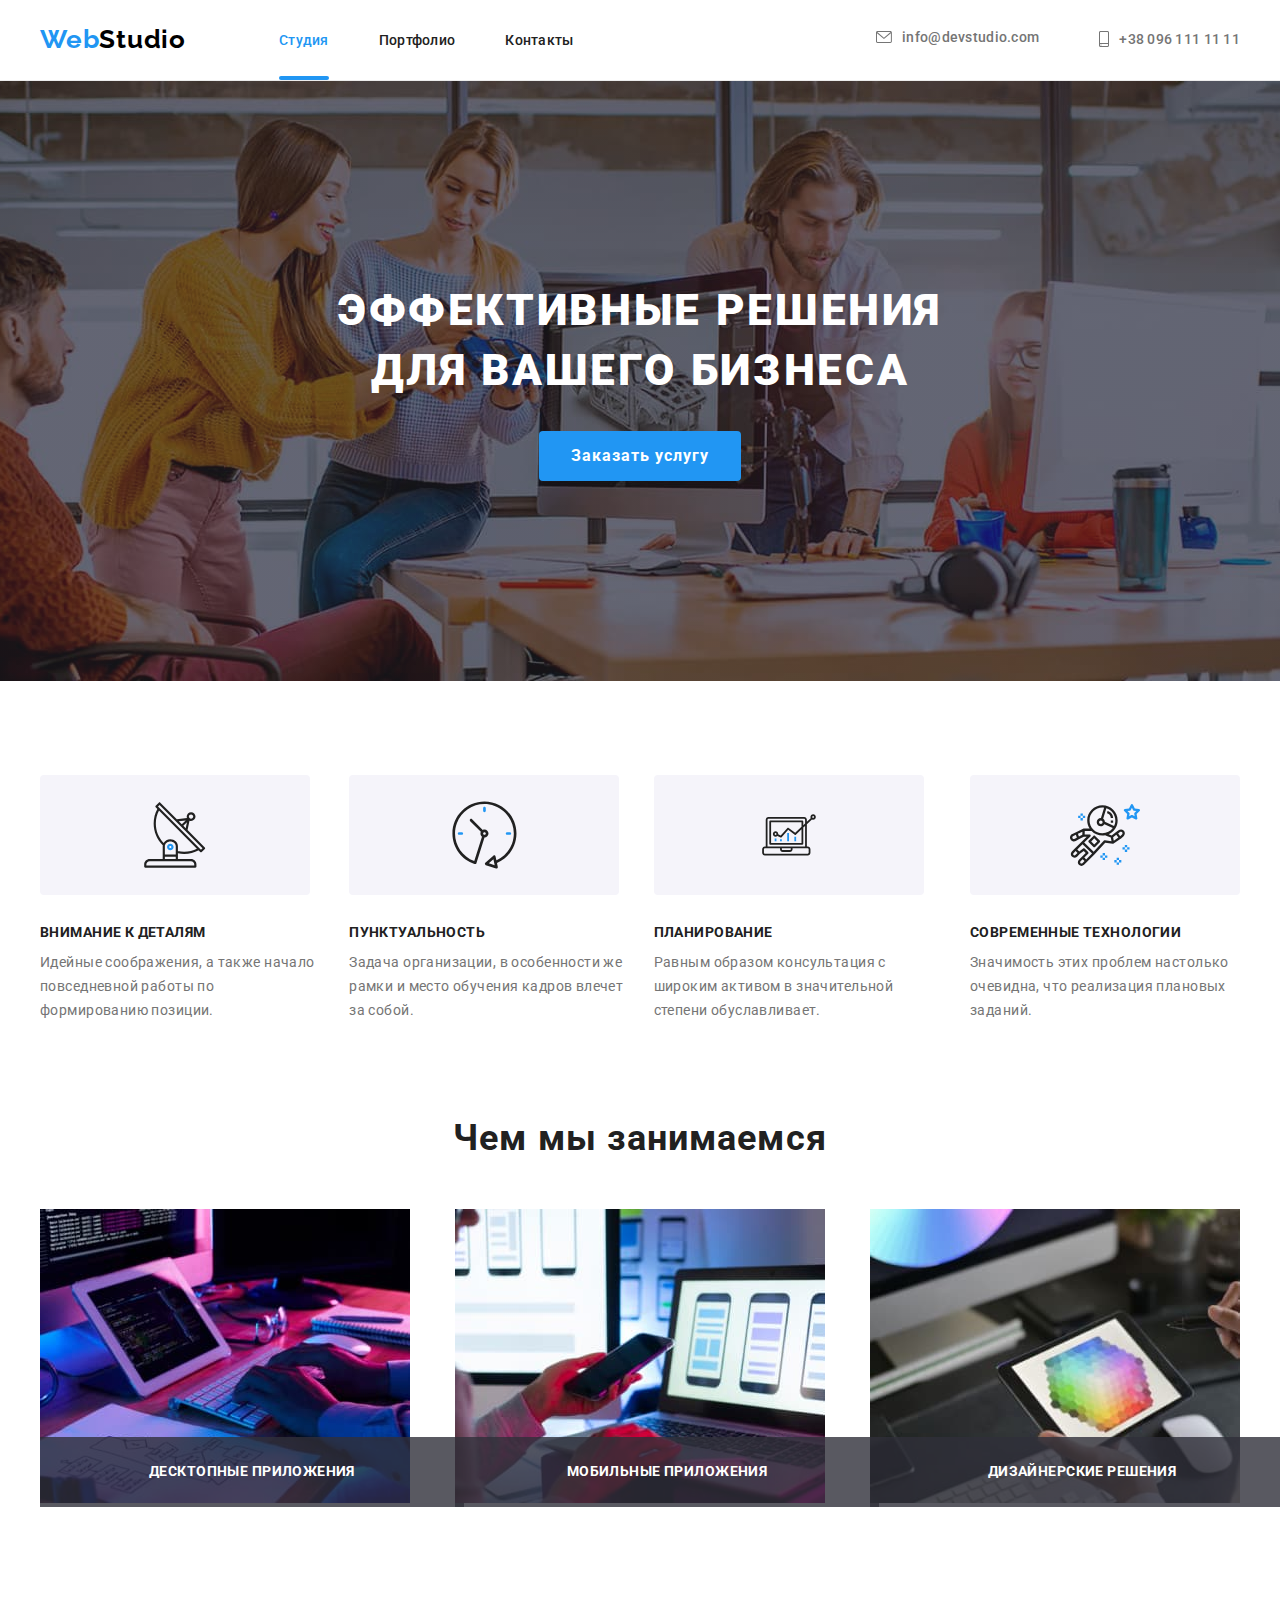
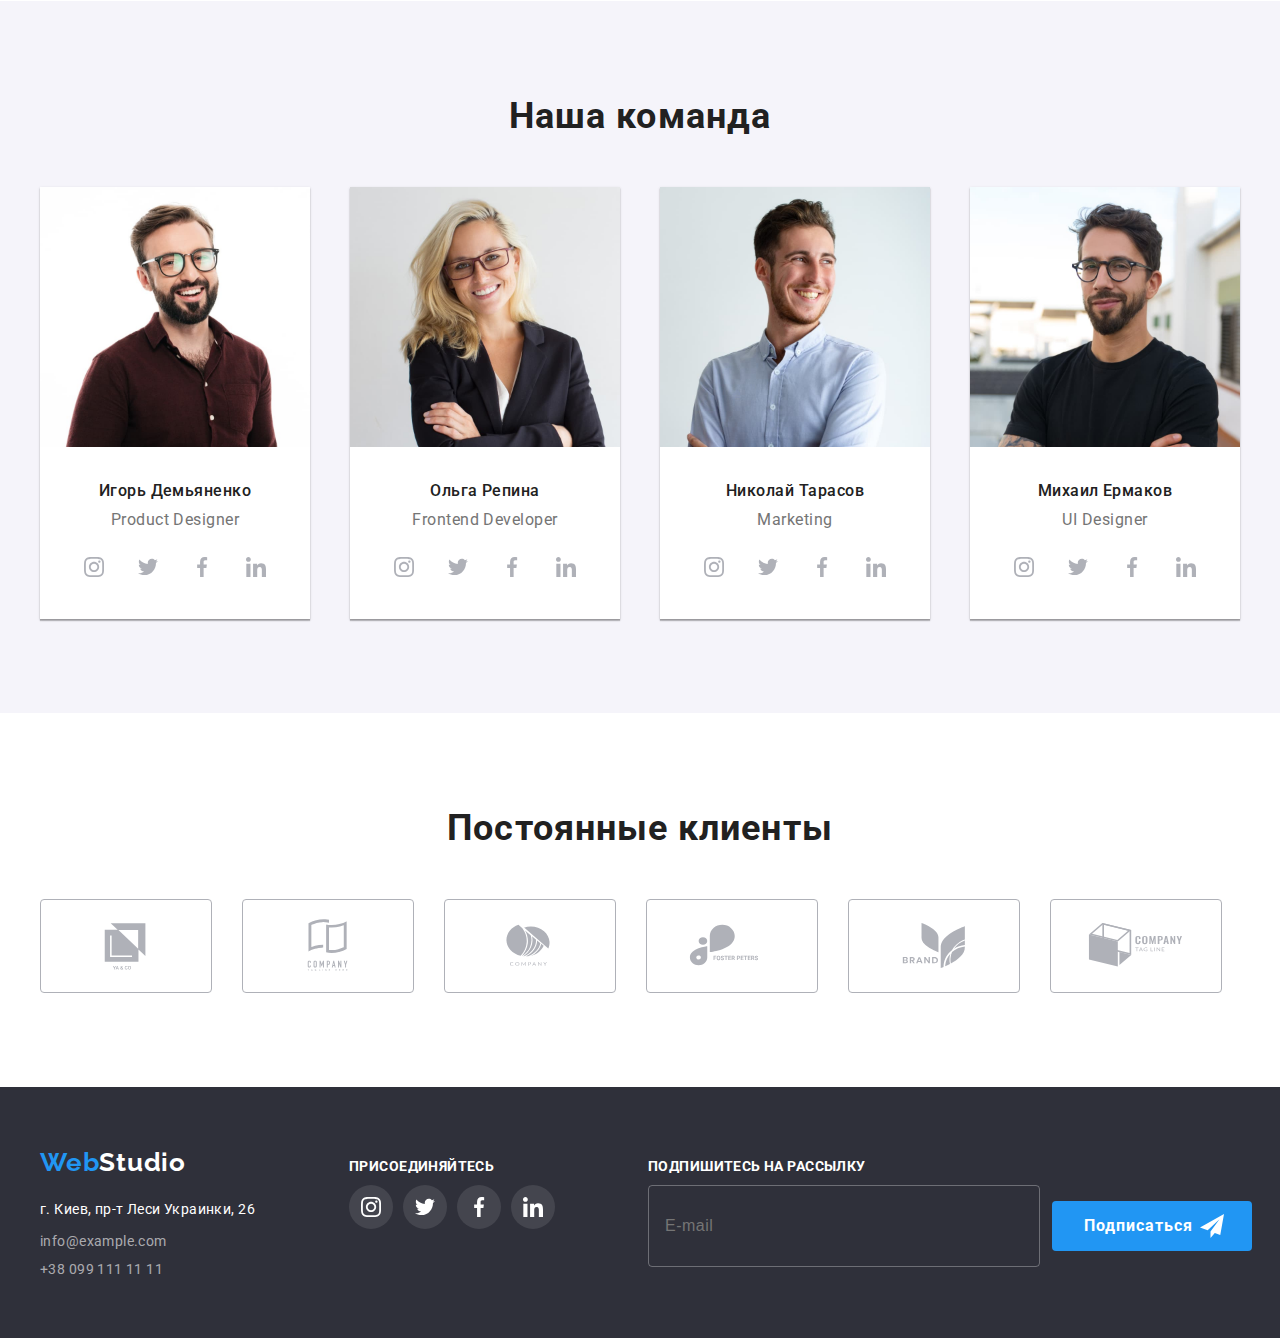
<file: index.html>
<!DOCTYPE html>
<html lang="ru">
  <head>
    <meta charset="UTF-8" />
    <meta http-equiv="X-UA-Compatible" content="IE=edge" />
    <meta name="viewport" content="width=device-width, initial-scale=1.0" />
    <link
      href="https://fonts.googleapis.com/css2?family=Raleway:wght@700&family=Roboto:wght@400;500;700;900&display=swap"
      rel="stylesheet"
    />
    <title>webstudio</title>
    <link
      rel="stylesheet"
      href="https://cdnjs.cloudflare.com/ajax/libs/modern-normalize/1.1.0/modern-normalize.min.css"
      integrity="sha512-wpPYUAdjBVSE4KJnH1VR1HeZfpl1ub8YT/NKx4PuQ5NmX2tKuGu6U/JRp5y+Y8XG2tV+wKQpNHVUX03MfMFn9Q=="
      crossorigin="anonymous"
      referrerpolicy="no-referrer"
    />
    <!-- <link rel="stylesheet" href="./css/styles.css" /> -->
    <link rel="stylesheet" href="./css/main.min.css" />
  </head>
  <body>
    <!-- Шапка-->

    <header class="page-header">
      <div class="container">
        <nav class="nav">
          <a href="/" lang="en" class="logo link"
            ><span class="logo-part link">Web</span>Studio</a
          >
          <ul class="nav__menu">
            <li class="menu__item">
              <a href="./index.html" class="menu__link link current">Студия</a>
            </li>
            <li class="menu__item">
              <a href="./portfolio.html" class="menu__link link">Портфолио</a>
            </li>
            <li class="menu__item">
              <a href="" class="menu__link link">Контакты</a>
            </li>
          </ul>
        </nav>
        <ul class="header-contacts">
          <li class="mail-icon">
            <a
              href="mailto:info@devstudio.com"
              class="contact-list-header link"
            >
              <svg class="envelope-header-icon" width="16" height="12">
                <use href="./images/icons.svg#icon-envelope"></use>
              </svg>
              info@devstudio.com</a
            >
          </li>
          <li>
            <a href="tel:+380961111111" class="contact-list-header link">
              <svg class="phone-header-icon" width="10" height="16">
                <use href="./images/icons.svg#icon-smartphone"></use>
              </svg>
              +38 096 111 11 11</a
            >
          </li>
        </ul>
      </div>
    </header>
    <!--Герой-->
    <main>
      <section class="hero">
        <div class="container">
          <h1 class="hero-title">Эффективные решения для вашего бизнеса</h1>
          <button type="button" class="button-title" data-modal-open>
            Заказать услугу
          </button>
        </div>
      </section>
      <!--Преимущества-->
      <section class="features">
        <div class="container">
          <h2 class="visually-hidden">Наши преимущества</h2>
          <ul class="feature">
            <li class="feature__item-list">
              <div class="features-icon">
                <svg class="antenna-icon" width="65.32" height="70">
                  <use href="./images/icons.svg#icon-antenna"></use>
                </svg>
              </div>
              <h3 class="feature-item">Внимание к деталям</h3>
              <p class="feature-list">
                Идейные соображения, а также начало повседневной работы по
                формированию позиции.
              </p>
            </li>
            <li class="feature__item-list">
              <div class="features-icon">
                <svg class="clock-icon" width="66.96" height="70">
                  <use href="./images/icons.svg#icon-clock"></use>
                </svg>
              </div>
              <h3 class="feature-item">Пунктуальность</h3>
              <p class="feature-list">
                Задача организации, в особенности же рамки и место обучения
                кадров влечет за собой.
              </p>
            </li>
            <li class="feature__item-list">
              <div class="features-icon">
                <svg class="diagram-icon" width="70" height="53.69px">
                  <use href="./images/icons.svg#icon-diagram"></use>
                </svg>
              </div>
              <h3 class="feature-item">Планирование</h3>
              <p class="feature-list">
                Равным образом консультация с широким активом в значительной
                степени обуславливает.
              </p>
            </li>
            <li class="feature__item-list">
              <div class="features-icon">
                <svg class="astronaut-icon" width="70px" height="70px">
                  <use href="./images/icons.svg#icon-astronaut"></use>
                </svg>
              </div>
              <h3 class="feature-item">Современные технологии</h3>
              <p class="feature-list">
                Значимость этих проблем настолько очевидна, что реализация
                плановых заданий.
              </p>
            </li>
          </ul>
        </div>
      </section>
      <!--о нас-->
      <section class="about">
        <div class="container">
          <h2 class="about-title">Чем мы занимаемся</h2>
          <ul class="pic-items">
            <li class="pic-items__img">
              <img
                src="./images/1.jpg"
                width="370"
                height="294"
                alt="две руки на клавиатуре,лист со схемой,монитор,планшет,очки,блокнот"
              />
              <p class="pic-items__caption">Десктопные приложения</p>
            </li>
            <li class="pic-items__img">
              <img
                src="./images/2.jpg"
                width="370"
                height="294"
                alt="создание макета мобильной версии сайта"
              />
              <p class="pic-items__caption">Мобильные приложения</p>
            </li>
            <li class="pic-items__img">
              <img
                src="./images/3.jpg"
                width="370"
                height="294"
                alt="стилус и планшет с палитрой в руках на фоне клавиатуры и компьютера"
              />
              <p class="pic-items__caption">Дизайнерские решения</p>
            </li>
          </ul>
        </div>
      </section>
      <!--Сотрудники-->
      <section class="employees">
        <div class="container">
          <h2 class="team-title">Наша команда</h2>
          <ul class="teammates-items">
            <li class="teammates-items__list">
              <img
                src="./images/product_designer.jpg"
                width="270"
                height="260"
                alt="мужчина бородатый в очках в бордовой рубашке"
              />
              <div class="caption-job">
                <h3 class="caption">Игорь Демьяненко</h3>
                <p lang="en" class="job-title">Product Designer</p>
              </div>
              <ul class="teammate-soc list">
                <li class="teammate-soc__item">
                  <a href="" class="teammate-soc__link">
                    <svg class="employees-soc-icon" width="20" height="20">
                      <use href="./images/icons.svg#icon-instagram"></use>
                    </svg>
                  </a>
                </li>
                <li class="teammate-soc__item">
                  <a href="" class="teammate-soc__link">
                    <svg class="employees-soc-icon" width="20" height="20">
                      <use href="./images/icons.svg#icon-twitter"></use>
                    </svg>
                  </a>
                </li>
                <li class="teammate-soc__item">
                  <a href="" class="teammate-soc__link">
                    <svg class="employees-soc-icon" width="20" height="20">
                      <use href="./images/icons.svg#icon-facebook"></use>
                    </svg>
                  </a>
                </li>
                <li class="teammate-soc__item">
                  <a href="" class="teammate-soc__link">
                    <svg class="employees-soc-icon" width="20" height="20">
                      <use href="./images/icons.svg#icon-linkedin"></use>
                    </svg>
                  </a>
                </li>
              </ul>
            </li>
            <li class="teammates-items__list">
              <img
                src="./images/frontend_dev.jpg"
                width="270"
                height="260"
                alt="девушка блондинка в очках и пиджаке"
              />
              <div class="caption-job">
                <h3 class="caption">Ольга Репина</h3>
                <p lang="en" class="job-title">Frontend Developer</p>
              </div>
              <ul class="teammate-soc list">
                <li class="teammate-soc__item">
                  <a href="" class="teammate-soc__link">
                    <svg class="employees-soc-icon" width="20" height="20">
                      <use href="./images/icons.svg#icon-instagram"></use>
                    </svg>
                  </a>
                </li>
                <li class="teammate-soc__item">
                  <a href="" class="teammate-soc__link">
                    <svg class="employees-soc-icon" width="20" height="20">
                      <use href="./images/icons.svg#icon-twitter"></use>
                    </svg>
                  </a>
                </li>
                <li class="teammate-soc__item">
                  <a href="" class="teammate-soc__link">
                    <svg class="employees-soc-icon" width="20" height="20">
                      <use href="./images/icons.svg#icon-facebook"></use>
                    </svg>
                  </a>
                </li>
                <li class="teammate-soc__item">
                  <a href="" class="teammate-soc__link">
                    <svg class="employees-soc-icon" width="20" height="20">
                      <use href="./images/icons.svg#icon-linkedin"></use>
                    </svg>
                  </a>
                </li>
              </ul>
            </li>
            <li class="teammates-items__list">
              <img
                src="./images/marketing.jpg"
                width="270"
                height="260"
                alt="светлый мужчина в светлой рубашке"
              />
              <div class="caption-job">
                <h3 class="caption">Николай Тарасов</h3>
                <p lang="en" class="job-title">Marketing</p>
              </div>
              <ul class="teammate-soc list">
                <li class="teammate-soc__item">
                  <a href="" class="teammate-soc__link">
                    <svg class="employees-soc-icon" width="20" height="20">
                      <use href="./images/icons.svg#icon-instagram"></use>
                    </svg>
                  </a>
                </li>
                <li class="teammate-soc__item">
                  <a href="" class="teammate-soc__link">
                    <svg class="employees-soc-icon" width="20" height="20">
                      <use href="./images/icons.svg#icon-twitter"></use>
                    </svg>
                  </a>
                </li>
                <li class="teammate-soc__item">
                  <a href="" class="teammate-soc__link">
                    <svg class="employees-soc-icon" width="20" height="20">
                      <use href="./images/icons.svg#icon-facebook"></use>
                    </svg>
                  </a>
                </li>
                <li class="teammate-soc__item">
                  <a href="" class="teammate-soc__link">
                    <svg class="employees-soc-icon" width="20" height="20">
                      <use href="./images/icons.svg#icon-linkedin"></use>
                    </svg>
                  </a>
                </li>
              </ul>
            </li>
            <li class="teammates-items__list">
              <img
                src="./images/ul_designer.jpg"
                width="270"
                height="260"
                alt="мужчина брюнет в очках бородатый"
              />
              <div class="caption-job">
                <h3 class="caption">Михаил Ермаков</h3>
                <p lang="en" class="job-title">UI Designer</p>
              </div>
              <ul class="teammate-soc list">
                <li class="teammate-soc__item">
                  <a href="" class="teammate-soc__link link">
                    <svg class="employees-soc-icon" width="20" height="20">
                      <use href="./images/icons.svg#icon-instagram"></use>
                    </svg>
                  </a>
                </li>
                <li class="teammate-soc__item">
                  <a href="" class="teammate-soc__link link">
                    <svg class="employees-soc-icon" width="20" height="20">
                      <use href="./images/icons.svg#icon-twitter"></use>
                    </svg>
                  </a>
                </li>
                <li class="teammate-soc__item">
                  <a href="" class="teammate-soc__link link">
                    <svg class="employees-soc-icon" width="20" height="20">
                      <use href="./images/icons.svg#icon-facebook"></use>
                    </svg>
                  </a>
                </li>
                <li class="teammate-soc__item">
                  <a href="" class="teammate-soc__link link">
                    <svg class="employees-soc-icon" width="20" height="20">
                      <use href="./images/icons.svg#icon-linkedin"></use>
                    </svg>
                  </a>
                </li>
              </ul>
            </li>
          </ul>
        </div>
      </section>
      <!--Клиенты-->
      <section class="clients">
        <div class="container">
          <h2 class="section-title">Постоянные клиенты</h2>
          <ul class="customer">
            <li class="customer__item">
              <a href="" class="customer__icon">
                <svg class="yaco-icon" width="106" height="60">
                  <use href="./images/icons.svg#icon-yaco"></use>
                </svg>
              </a>
            </li>
            <li class="customer__item">
              <a href="" class="customer__icon">
                <svg class="company-tagline-icon" width="106" height="60">
                  <use href="./images/icons.svg#icon-company-tagline"></use>
                </svg>
              </a>
            </li>
            <li class="customer__item">
              <a href="" class="customer__icon">
                <svg class="company-icon" width="106" height="60">
                  <use href="./images/icons.svg#icon-company"></use>
                </svg>
              </a>
            </li>
            <li class="customer__item">
              <a href="" class="customer__icon">
                <svg class="foster-peters-icon" width="106" height="60">
                  <use href="./images/icons.svg#icon-foster-peters"></use>
                </svg>
              </a>
            </li>
            <li class="customer__item">
              <a href="" class="customer__icon">
                <svg class="brand-icon" width="106" height="60">
                  <use href="./images/icons.svg#icon-brand"></use>
                </svg>
              </a>
            </li>
            <li class="customer__item">
              <a href="" class="customer__icon">
                <svg class="tagline-company-icon" width="106" height="60">
                  <use href="./images/icons.svg#icon-tagline-company"></use>
                </svg>
              </a>
            </li>
          </ul>
        </div>
      </section>
    </main>
    <footer class="page-footer">
      <div class="container footer">
        <div class="container-footer">
          <div class="footer-logo-main">
            <a href="/" lang="en" class="logo link"
              ><span class="logo-part link"> Web</span
              ><span class="footer-logo">Studio</span></a
            >
          </div>
          <address>
            <ul class="footer-contacts">
              <li class="footer-contacts__item">
                <a
                  href="https://goo.gl/maps/MhNTVuYmyWMfQof16"
                  target="_blank"
                  rel="nooper nofollow norereferrer"
                  class="address link"
                  >г. Киев, пр-т Леси Украинки, 26</a
                >
              </li>
              <li class="footer-contacts__item">
                <a href="mailto:info@example.com" class="contact-list link"
                  >info@example.com</a
                >
              </li>
              <li class="footer-contacts__item">
                <a href="tel:+380991111111" class="contact-list link"
                  >+38 099 111 11 11</a
                >
              </li>
            </ul>
          </address>
        </div>

        <div class="footer-soc">
          <p class="footer-soc__title">ПРИСОЕДИНЯЙТЕСЬ</p>
          <ul class="footer-soc__list">
            <li class="footer-soc__item">
              <a href="" class="footer-soc__link">
                <svg class="footer-soc__icon" width="20" height="20">
                  <use href="./images/icons.svg#icon-instagram"></use>
                </svg>
              </a>
            </li>
            <li class="footer-soc__item">
              <a href="" class="footer-soc__link">
                <svg class="footer-soc__icon" width="20" height="20">
                  <use href="./images/icons.svg#icon-twitter"></use>
                </svg>
              </a>
            </li>
            <li class="footer-soc__item">
              <a href="" class="footer-soc__link">
                <svg class="footer-soc__icon" width="20" height="20">
                  <use href="./images/icons.svg#icon-facebook"></use>
                </svg>
              </a>
            </li>
            <li class="footer-soc__item">
              <a href="" class="footer-soc__link">
                <svg class="footer-soc__icon" width="20" height="20">
                  <use href="./images/icons.svg#icon-linkedin"></use>
                </svg>
              </a>
            </li>
          </ul>
        </div>
        <div class="subscribe">
          <h2 class="subscribe__title">Подпишитесь на рассылку</h2>
          <div class="form">
            <input
              type="email"
              name="user-mail-footer"
              class="form__input"
              id="user-mail-footer"
              placeholder="E-mail"
            />
            <div class="form__button-wrap">
              <button type="submit" class="button-title">Подписаться</button>
              <svg class="send-icon" width="24" height="24">
                <use href="./images/icons.svg#icon-send"></use>
              </svg>
            </div>
          </div>
        </div>
      </div>
    </footer>
    <div class="backdrop is-hidden" data-modal>
      <div class="modal">
        <button type="button" class="modal-close" data-modal-close>
          <svg class="close-modal" width="11" height="11">
            <use href="./images/icons.svg#icon-close-modal"></use>
          </svg>
        </button>
        <p class="modal-title">Оставьте свои данные, мы вам перезвоним</p>
        <form class="modal-form">
          <div class="modal-field">
            <label class="modal-field__label" for="user-name">Имя</label>
            <div class="input-wrap">
              <input
                type="text"
                name="user-name"
                class="modal-input"
                id="user-name"
              />
              <svg class="input-icon" width="18" height="18">
                <use href="./images/icons.svg#icon-person"></use>
              </svg>
            </div>
          </div>
          <div class="modal-field">
            <label class="modal-field__label" for="user-tel">Телефон</label>
            <div class="input-wrap">
              <input
                type="tel"
                name="user-tel"
                class="modal-input"
                id="user-tel"
              />
              <svg class="input-icon" width="18" height="18">
                <use href="./images/icons.svg#icon-phone"></use>
              </svg>
            </div>
          </div>

          <div class="modal-field">
            <label class="modal-field__label" for="user-email">Почта</label>
            <div class="input-wrap">
              <input
                type="email"
                name="user-email"
                class="modal-input"
                id="user-email"
              />
              <svg class="input-icon" width="18" height="18">
                <use href="./images/icons.svg#icon-email"></use>
              </svg>
            </div>
          </div>
          <label class="modal-field__label" for="modal-text">Комментарий</label>
          <textarea
            name="modal-text"
            id="modal-text"
            class="modal-field__placeholder-text"
            placeholder="Введите текст"
          ></textarea>
          <div class="modal-field">
            <div class="modal-field__text">
              <input
                type="checkbox"
                name="privacy"
                id="privacy"
                class="modal-field__input-check visually-hidden"
              />
              <label for="privacy" class="check-text"
                ><span>
                  <svg class="check-icon" width="11" height="8">
                    <use href="./images/icons.svg#icon-check"></use>
                  </svg>
                </span>
                Соглашаюсь с рассылкой и принимаю&nbsp;
                <a href="">Условия договора</a></label
              >
            </div>
          </div>

          <button type="submit" class="button-title modal-button">
            Отправть
          </button>
        </form>
      </div>
    </div>
    <script src="./js/modal.js"></script>
  </body>
</html>
</file>
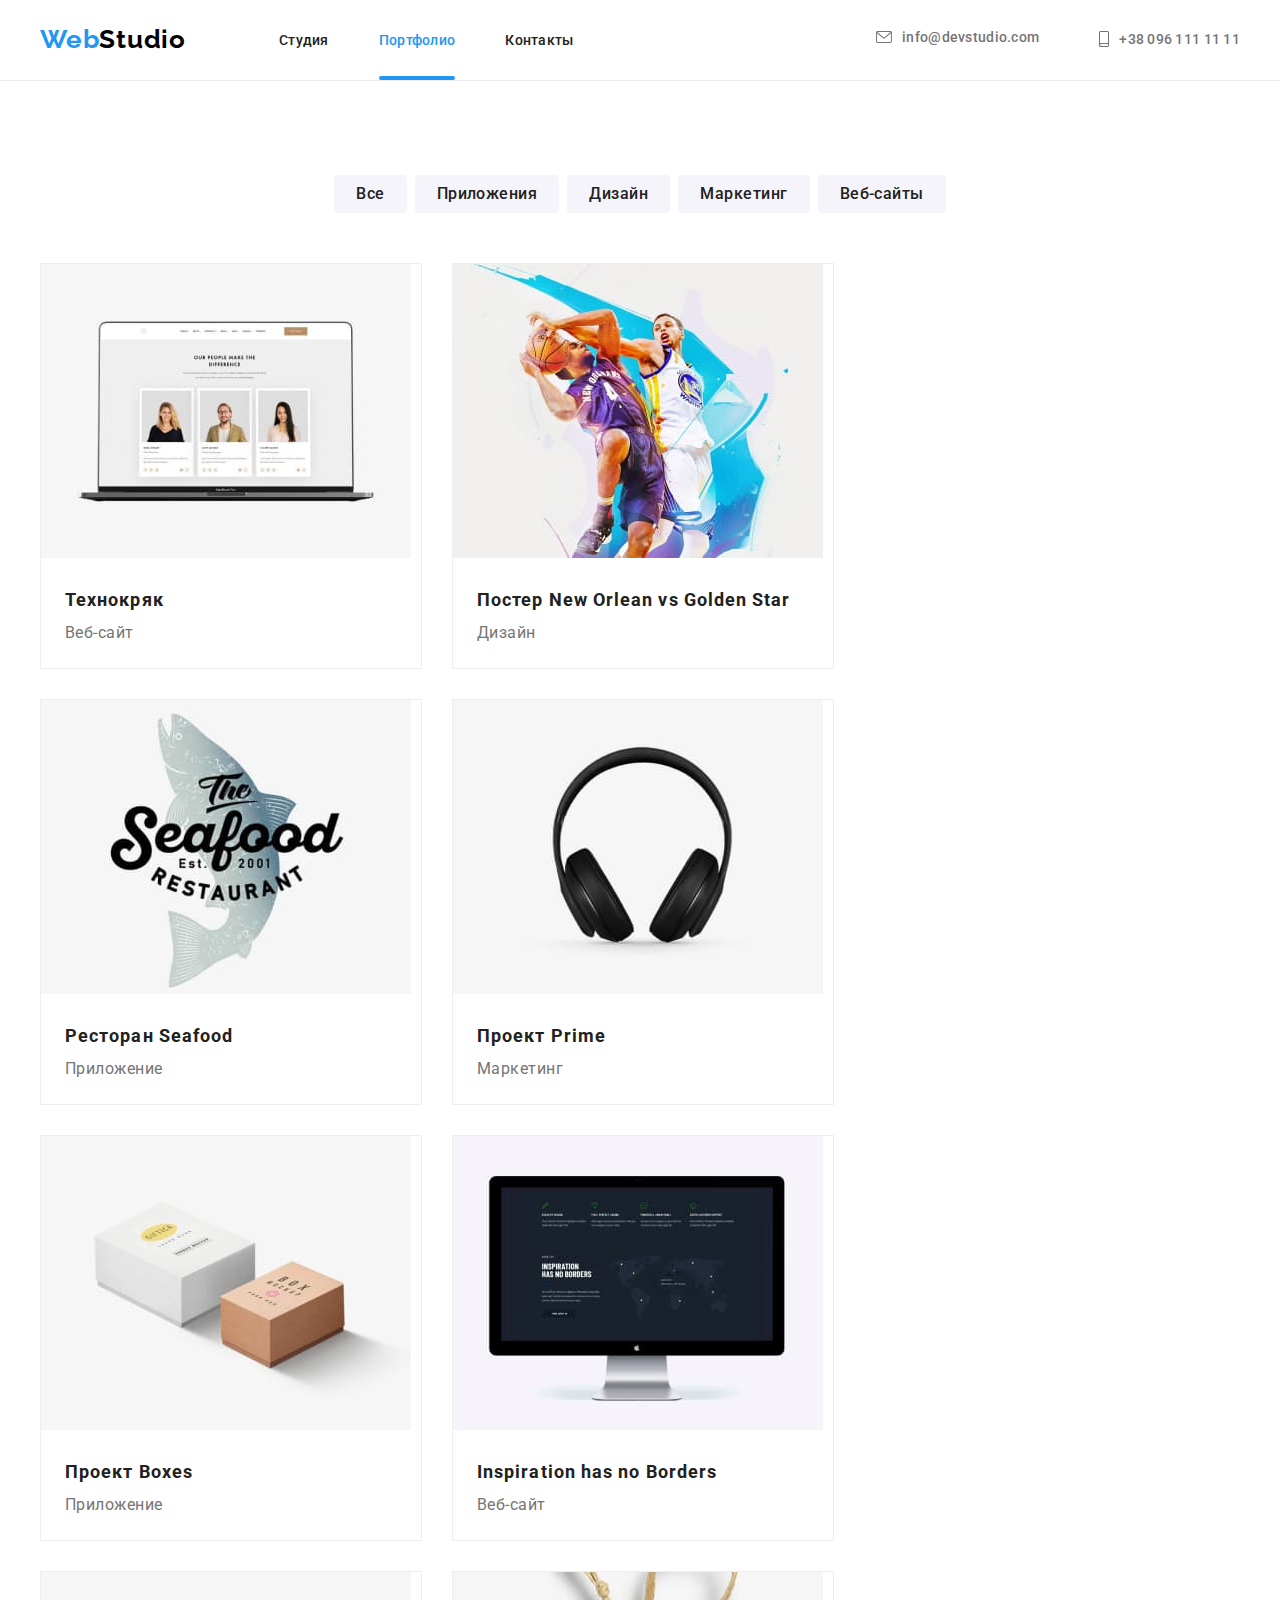
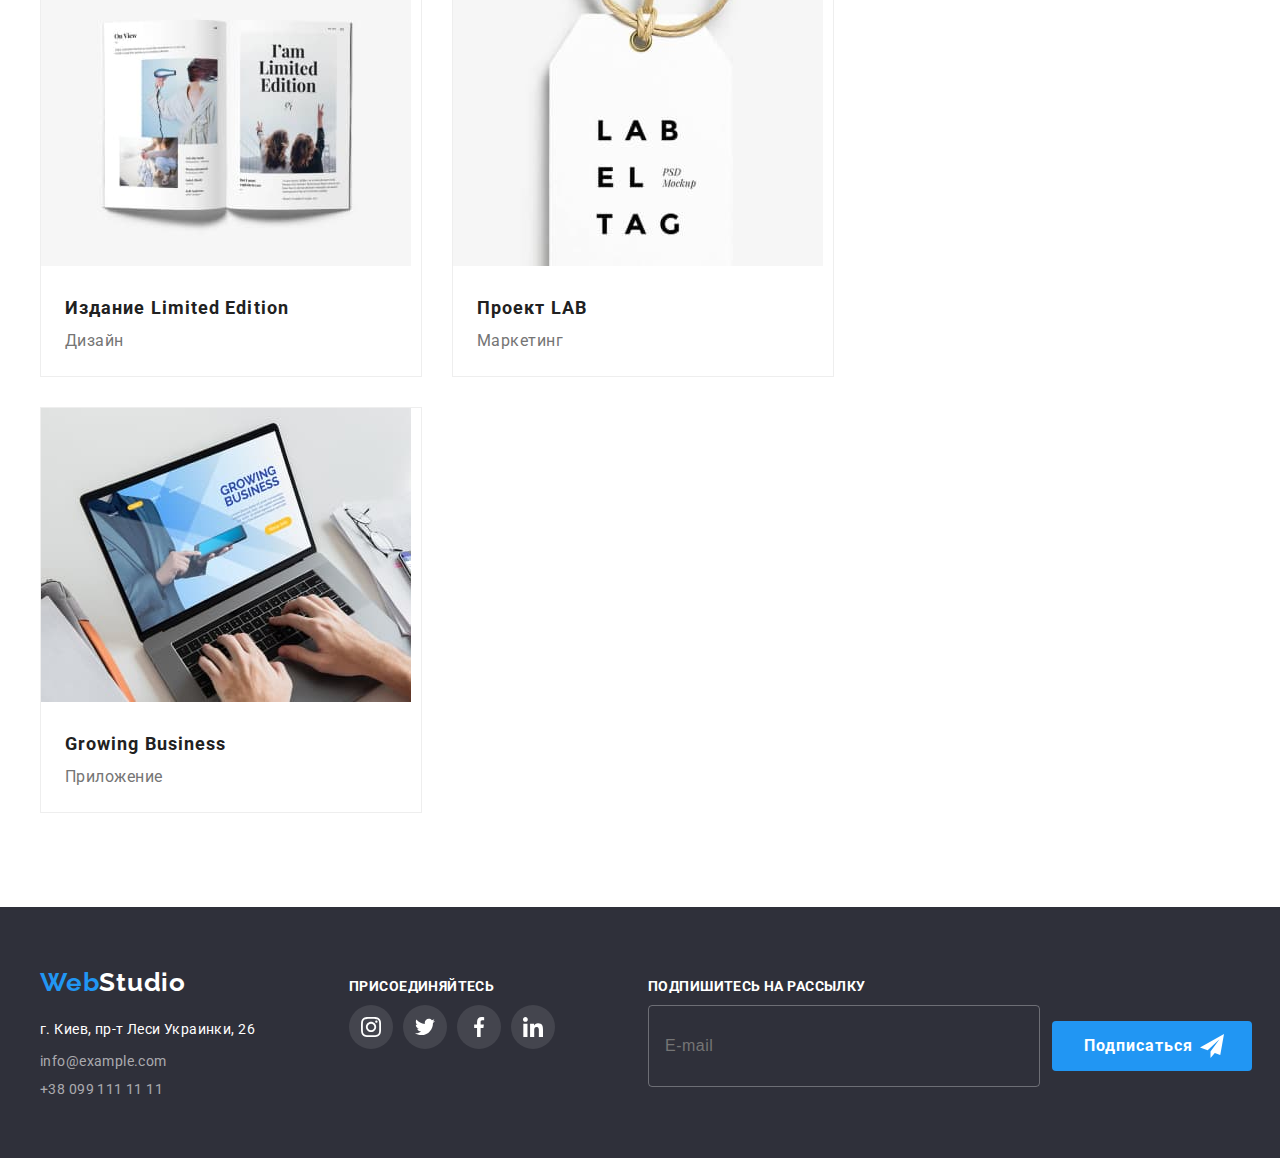
<file: portfolio.html>
<!DOCTYPE html>
<html lang="ru">
  <head>
    <meta charset="UTF-8" />
    <meta http-equiv="X-UA-Compatible" content="IE=edge" />
    <meta name="viewport" content="width=device-width, initial-scale=1.0" />
    <link
      href="https://fonts.googleapis.com/css2?family=Raleway:wght@700&family=Roboto:wght@400;500;700;900&display=swap"
      rel="stylesheet"
    />
    <title>webstudio</title>
    <link
      rel="stylesheet"
      href="https://cdnjs.cloudflare.com/ajax/libs/modern-normalize/1.1.0/modern-normalize.min.css"
      integrity="sha512-wpPYUAdjBVSE4KJnH1VR1HeZfpl1ub8YT/NKx4PuQ5NmX2tKuGu6U/JRp5y+Y8XG2tV+wKQpNHVUX03MfMFn9Q=="
      crossorigin="anonymous"
      referrerpolicy="no-referrer"
    />
    <!-- <link rel="stylesheet" href="./css/styles.css" /> -->
    <link rel="stylesheet" href="./css/main.min.css" />
  </head>

  <body>
    <!-- Шапка-->
    <header class="page-header">
      <div class="container">
        <nav class="nav">
          <a href="/" lang="en" class="logo link"
            ><span class="logo-part link">Web</span>Studio</a
          >
          <ul class="nav__menu">
            <li class="menu__item">
              <a href="./index.html" class="menu__link link">Студия</a>
            </li>
            <li class="menu__item">
              <a href="./portfolio.html" class="menu__link link current"
                >Портфолио</a
              >
            </li>
            <li class="menu__item">
              <a href="" class="menu__link link">Контакты</a>
            </li>
          </ul>
        </nav>
        <ul class="header-contacts">
          <li class="mail-icon">
            <a
              href="mailto:info@devstudio.com"
              class="contact-list-header link"
            >
              <svg class="envelope-header-icon" width="16" height="12">
                <use href="./images/icons.svg#icon-envelope"></use>
              </svg>
              info@devstudio.com</a
            >
          </li>
          <li>
            <a href="tel:+380961111111" class="contact-list-header link">
              <svg class="phone-header-icon" width="10" height="16">
                <use href="./images/icons.svg#icon-smartphone"></use>
              </svg>
              +38 096 111 11 11</a
            >
          </li>
        </ul>
      </div>
    </header>
    <main>
      <section class="portfolio-section">
        <div class="container">
          <h1 class="visually-hidden">Наши проекты</h1>
          <ul class="menu-list">
            <li class="menu-list__item">
              <button type="button" class="menu-list__menu-btn current">
                Все
              </button>
            </li>
            <li class="menu-list__item">
              <button type="button" class="menu-list__menu-btn">
                Приложения
              </button>
            </li>
            <li class="menu-list__item">
              <button type="button" class="menu-list__menu-btn">Дизайн</button>
            </li>
            <li class="menu-list__item">
              <button type="button" class="menu-list__menu-btn">
                Маркетинг
              </button>
            </li>
            <li class="menu-list__item">
              <button type="button" class="menu-list__menu-btn">
                Веб-сайты
              </button>
            </li>
          </ul>
          <ul class="exemples">
            <li class="exemples__card">
              <div class="exemples-hover-wrap">
                <img
                  src="./images/projectsimg/technokriack.jpg"
                  alt="открытый ноутбук"
                />
                <p class="exemples-hover-text">
                  Ресурс предлагает комплексные предложения с разным уровнем
                  функционала и сервисов. Все это позволит посетителю получить
                  исчерпывающие сведения о компании или частном лице.
                </p>
              </div>
              <div class="sample-caption">
                <h3 class="exemple-caption">Технокряк</h3>
                <p class="exemple-type">Веб-сайт</p>
              </div>
            </li>
            <li class="exemples__card">
              <div class="exemples-hover-wrap">
                <img
                  src="./images/projectsimg/basketposter.jpg"
                  alt="два баскетболиста борются за мяч"
                />
                <p class="exemples-hover-text">
                  Ресурс предлагает комплексные предложения с разным уровнем
                  функционала и сервисов. Все это позволит посетителю получить
                  исчерпывающие сведения о компании или частном лице.
                </p>
              </div>
              <div class="sample-caption">
                <h3 class="exemple-caption">
                  Постер <span lang="en">New Orlean vs Golden Star</span>
                </h3>
                <p class="exemple-type">Дизайн</p>
              </div>
            </li>
            <li class="exemples__card">
              <div class="exemples-hover-wrap">
                <img
                  src="./images/projectsimg/restaurantseafood.jpg"
                  alt="логотип ресторана с нарисованой рыбой на фоне"
                />
                <p class="exemples-hover-text">
                  Ресурс предлагает комплексные предложения с разным уровнем
                  функционала и сервисов. Все это позволит посетителю получить
                  исчерпывающие сведения о компании или частном лице.
                </p>
              </div>
              <div class="sample-caption">
                <h3 class="exemple-caption">
                  Ресторан <span lang="en">Seafood</span>
                </h3>
                <p class="exemple-type">Приложение</p>
              </div>
            </li>
            <li class="exemples__card">
              <div class="exemples-hover-wrap">
                <img
                  src="./images/projectsimg/primeearpods.jpg"
                  alt="черные наушники большие"
                />
                <p class="exemples-hover-text">
                  Ресурс предлагает комплексные предложения с разным уровнем
                  функционала и сервисов. Все это позволит посетителю получить
                  исчерпывающие сведения о компании или частном лице.
                </p>
              </div>
              <div class="sample-caption">
                <h3 class="exemple-caption">
                  Проект <span lang="en">Prime</span>
                </h3>
                <p class="exemple-type">Маркетинг</p>
              </div>
            </li>
            <li class="exemples__card">
              <div class="exemples-hover-wrap">
                <img
                  src="./images/projectsimg/boxes.jpg"
                  alt="две коробки белая и бежевая"
                />
                <p class="exemples-hover-text">
                  Ресурс предлагает комплексные предложения с разным уровнем
                  функционала и сервисов. Все это позволит посетителю получить
                  исчерпывающие сведения о компании или частном лице.
                </p>
              </div>
              <div class="sample-caption">
                <h3 class="exemple-caption">
                  Проект <span lang="en">Boxes</span>
                </h3>
                <p class="exemple-type">Приложение</p>
              </div>
            </li>
            <li class="exemples__card">
              <div class="exemples-hover-wrap">
                <img
                  src="./images/projectsimg/inspirationmac.jpg"
                  alt="imac компьютер на белом фоне"
                />
                <p class="exemples-hover-text">
                  Ресурс предлагает комплексные предложения с разным уровнем
                  функционала и сервисов. Все это позволит посетителю получить
                  исчерпывающие сведения о компании или частном лице.
                </p>
              </div>
              <div class="sample-caption">
                <h3 lang="en" class="exemple-caption">
                  Inspiration has no Borders
                </h3>
                <p class="exemple-type">Веб-сайт</p>
              </div>
            </li>
            <li class="exemples__card">
              <div class="exemples-hover-wrap">
                <img
                  src="./images/projectsimg/limitededition.jpg"
                  alt="открытая книга с фотографиями девушек и текстом"
                />
                <p class="exemples-hover-text">
                  Ресурс предлагает комплексные предложения с разным уровнем
                  функционала и сервисов. Все это позволит посетителю получить
                  исчерпывающие сведения о компании или частном лице.
                </p>
              </div>
              <div class="sample-caption">
                <h3 class="exemple-caption">
                  Издание <span lang="en">Limited Edition</span>
                </h3>
                <p class="exemple-type">Дизайн</p>
              </div>
            </li>
            <li class="exemples__card">
              <div class="exemples-hover-wrap">
                <img
                  src="./images/projectsimg/labproject.jpg"
                  alt="бирка подвешена на бежевой веревке"
                />
                <p class="exemples-hover-text">
                  Ресурс предлагает комплексные предложения с разным уровнем
                  функционала и сервисов. Все это позволит посетителю получить
                  исчерпывающие сведения о компании или частном лице.
                </p>
              </div>
              <div class="sample-caption">
                <h3 class="exemple-caption">
                  Проект <span lang="en">LAB</span>
                </h3>
                <p class="exemple-type">Маркетинг</p>
              </div>
            </li>
            <li class="exemples__card">
              <div class="exemples-hover-wrap">
                <img
                  src="./images/projectsimg/businesgrow.jpg"
                  alt="открытый ноутбук с руками на клавиатуре"
                />
                <p class="exemples-hover-text">
                  Ресурс предлагает комплексные предложения с разным уровнем
                  функционала и сервисов. Все это позволит посетителю получить
                  исчерпывающие сведения о компании или частном лице.
                </p>
              </div>
              <div class="sample-caption">
                <h3 lang="en" class="exemple-caption">Growing Business</h3>
                <p class="exemple-type">Приложение</p>
              </div>
            </li>
          </ul>
        </div>
      </section>
    </main>
    <footer class="page-footer">
      <div class="container footer">
        <div class="container-footer">
          <div class="footer-logo-main">
            <a href="/" lang="en" class="logo link"
              ><span class="logo-part link"> Web</span
              ><span class="footer-logo">Studio</span></a
            >
          </div>
          <address>
            <ul class="footer-contacts">
              <li class="footer-contacts__item">
                <a
                  href="https://goo.gl/maps/MhNTVuYmyWMfQof16"
                  target="_blank"
                  rel="nooper nofollow norereferrer"
                  class="address link"
                  >г. Киев, пр-т Леси Украинки, 26</a
                >
              </li>
              <li class="footer-contacts__item">
                <a href="mailto:info@example.com" class="contact-list link"
                  >info@example.com</a
                >
              </li>
              <li class="footer-contacts__item">
                <a href="tel:+380991111111" class="contact-list link"
                  >+38 099 111 11 11</a
                >
              </li>
            </ul>
          </address>
        </div>

        <div class="footer-soc">
          <p class="footer-soc__title">ПРИСОЕДИНЯЙТЕСЬ</p>
          <ul class="footer-soc__list">
            <li class="footer-soc__item">
              <a href="" class="footer-soc__link">
                <svg class="footer-soc__icon" width="20" height="20">
                  <use href="./images/icons.svg#icon-instagram"></use>
                </svg>
              </a>
            </li>
            <li class="footer-soc__item">
              <a href="" class="footer-soc__link">
                <svg class="footer-soc__icon" width="20" height="20">
                  <use href="./images/icons.svg#icon-twitter"></use>
                </svg>
              </a>
            </li>
            <li class="footer-soc__item">
              <a href="" class="footer-soc__link">
                <svg class="footer-soc__icon" width="20" height="20">
                  <use href="./images/icons.svg#icon-facebook"></use>
                </svg>
              </a>
            </li>
            <li class="footer-soc__item">
              <a href="" class="footer-soc__link">
                <svg class="footer-soc__icon" width="20" height="20">
                  <use href="./images/icons.svg#icon-linkedin"></use>
                </svg>
              </a>
            </li>
          </ul>
        </div>
        <div class="subscribe">
          <h2 class="subscribe__title">Подпишитесь на рассылку</h2>
          <div class="form">
            <input
              type="email"
              name="user-mail-footer"
              class="form__input"
              id="user-mail-footer"
              placeholder="E-mail"
            />
            <div class="form__button-wrap">
              <button type="submit" class="button-title">Подписаться</button>
              <svg class="send-icon" width="24" height="24">
                <use href="./images/icons.svg#icon-send"></use>
              </svg>
            </div>
          </div>
        </div>
      </div>
    </footer>
  </body>
</html>
</file>
<file: css/styles.css>
/* цвет основного текста #757575; */
/* вторичный цвет текста #212121; */
/* не основной цвет фона (сверху и футер) темно-серый #2F303A; */
/* основной цвет фона (мэин) белый #E5E5E5; */

:root {
  --primary-text-color: #757575;
  --tittle-text-color: #212121;
  --accent-color: #2196f3;
  --primary-bg-color: #ffffff;
}

html {
  box-sizing: border-box;
}

body {
  background-color: var(--primary-bg-color);
  color: var(--primary-text-color);
  font-family: Roboto, sans-serif;
  margin: 0;
}

p,
h1,
h2,
h3,
h4,
h5,
h6 {
  font-family: Roboto;
  margin: 0;
}

ul {
  list-style: none;
  padding: 0;
  margin: 0;
}

img {
  max-width: 100%;
}

.link {
  text-decoration: none;
}

.list {
  list-style: none;
}

.container {
  width: 1200px;
  padding-left: 15px;
  padding-right: 15px;
  margin: auto;
}

/* header */

/* ----------logo---------- */

.logo {
  font-family: "Raleway", sans-serif;
  font-style: normal;
  font-weight: 700;
  color: #000000;
  font-size: 26px;
  line-height: 1.19;
  letter-spacing: 0.03em;

  margin-right: 93px;
}

.logo-part {
  color: var(--accent-color);
  letter-spacing: 0.03em;
}

.footer-logo {
  color: #ffffff;
  background-color: #2f303a;
  letter-spacing: 0.03em;
}

/* ------site nav------ */
.site-nav .link {
  font-style: normal;
  font-weight: 500;
  font-size: 14px;
  line-height: 1.14;
  color: var(--tittle-text-color);
  letter-spacing: 0.02em;
  transition: 250ms cubic-bezier(0.4, 0, 0.2, 1);
}

/* .site-nav .link.current.header-link::after {
  opacity: 1;
} */

.site-nav .header-link:hover::after,
.site-nav .header-link:focus::after {
  opacity: 1;
}

.site-nav .link:hover,
.site-nav .link:focus {
  color: var(--accent-color);
  transition: 250ms cubic-bezier(0.4, 0, 0.2, 1);
}

.site-nav .link.current {
  color: var(--accent-color);
}

.site-nav {
  display: flex;
  align-items: center;
}

.site-nav {
  margin: 0;
}

.header-item:not(:last-child) {
  margin-right: 50px;
}

.header-item > .link {
  position: relative;
  padding-top: 32px;
  padding-bottom: 32px;
}

.header-link.current::after {
  content: "";

  position: absolute;
  bottom: 0;

  display: block;
  width: 100%;
  height: 4px;
  border-radius: 2px;
  opacity: 1;
  background: var(--accent-color);
}

.header-link::after {
  content: "";

  position: absolute;
  bottom: 0;

  display: block;
  width: 100%;
  height: 4px;
  border-radius: 2px;
  background: var(--accent-color);
  opacity: 0;

  transition: opacity 250ms cubic-bezier(0.4, 0, 0.2, 1);
}

.header-link:hover::after,
.header-link:focus::after {
  content: "";

  position: absolute;
  bottom: 0;

  display: block;
  width: 100%;
  height: 4px;
  border-radius: 2px;
  background-color: var(--accent-color);
}

.page-header .container {
  display: flex;
  align-items: center;
}

.page-header {
  padding-top: 24px;
  padding-bottom: 25px;
  border-bottom: 1px solid #ececec;
}

.header-nav {
  display: flex;
}

.header-contacts {
  display: flex;
  margin: 0;
  margin-left: auto;
  justify-content: end;
}

.contact-list-header {
  display: flex;
  align-items: center;
  justify-content: center;

  font-weight: 500;
  font-size: 14px;
  line-height: 1.14px;
  letter-spacing: 0.02em;
  color: var(--primary-text-color);

  transition: 250ms cubic-bezier(0.4, 0, 0.2, 1);
}

.contact-list-header {
  content: "";
  margin-left: 10px;
  background-color: #fff;
  background-size: contain;
}

.contact-list-header:hover,
.contact-list-header:focus {
  color: var(--accent-color);
  fill: var(--accent-color);
}

.contact-list-header:hover .envelope-header-icon,
.contact-list-header:focus .envelope-header-icon,
.contact-list-header:hover .phone-header-icon,
.contact-list-header:focus .phone-header-icon {
  color: var(--accent-color);
  fill: var(--accent-color);
  transition: 250ms cubic-bezier(0.4, 0, 0.2, 1);
}

.envelope-header-icon,
.phone-header-icon {
  display: flex;
  align-items: center;
  justify-content: center;
  background-size: contain;
  fill: var(--primary-text-color);

  margin-right: 10px;
  transition: 250ms cubic-bezier(0.4, 0, 0.2, 1);
}

.mail-icon {
  margin-right: 50px;
  padding: 0;
}

.contact-list {
  font-style: normal;
  font-weight: 400;
  font-size: 14px;
  line-height: 1.71px;
  letter-spacing: 0.03em;
  color: rgba(255, 255, 255, 0.6);
  transition: 250ms cubic-bezier(0.4, 0, 0.2, 1);
}

.contact-list:hover,
.contact-list:focus {
  color: var(--accent-color);
}

/* ------герой------ */

.hero {
  background-color: #2f303a;
  background-image: linear-gradient(
      rgba(47, 48, 58, 0.4),
      rgba(47, 48, 58, 0.4)
    ),
    url(../images/hero-bg\ .jpg);
  max-width: 1600px;
  margin: 0 auto;
  background-repeat: no-repeat;
  background-position: center;

  padding-top: 200px;
  padding-bottom: 200px;
}

.hero-title {
  font-weight: 900;
  font-size: 44px;
  line-height: 1.36;
  text-align: center;
  letter-spacing: 0.06em;
  text-transform: uppercase;
  color: #ffffff;

  width: 696px;
  height: 120px;
  align-items: center;
  margin: auto;
  margin-bottom: 30px;
}

.button-title {
  font-family: inherit;
  font-style: normal;
  font-weight: 700;
  font-size: 16px;
  line-height: 1.88;
  display: flex;
  align-items: center;
  text-align: center;
  letter-spacing: 0.06em;
  cursor: pointer;
  color: #ffffff;
  background-color: #2196f3;

  min-width: 200px;
  height: 50px;
  padding: 10px 32px;
  margin: auto;
  border-radius: 4px;
  border: 0;
}

.button-title:hover,
.button-title:focus {
  opacity: 0.9;
  transition: 250ms cubic-bezier(0.4, 0, 0.2, 1);
}

/* ------преимущества------ */

.features {
  padding-top: 94px;
  padding-bottom: 94px;
}

.feature-title {
  display: flex;
  margin-top: 0;
  margin-bottom: 0;
}

/* .feature-item-list {
  width: 270px;
  height: 101px;
} */

.feature-item-list:not(:last-child) {
  margin-right: 30px;
  /* margin-bottom: 94px; */
}

.features-icon {
  display: flex;
  justify-content: center;
  align-items: center;

  margin-bottom: 30px;
  width: 270px;
  height: 120px;
  background-color: #f5f4fa;
  border-radius: 4px;
}

/* .feature-item-list::before {
    content: '';
} */

.features-item::before {
  display: block;

  content: "";
  height: 120px;
}

.visually-hidden {
  position: absolute;
  white-space: nowrap;
  width: 1px;
  height: 1px;
  overflow: hidden;
  border: 0;
  padding: 0;
  clip: rect(0 0 0 0);
  clip-path: inset(50%);
  margin: -1px;
}

.feature-item {
  font-style: normal;
  font-weight: 700;
  font-size: 14px;
  line-height: 1.14;
  letter-spacing: 0.03em;
  text-transform: uppercase;
  color: var(--tittle-text-color);
  margin-bottom: 10px;
}

.feature-list {
  font-weight: 400;
  font-size: 14px;
  line-height: 1.71;
  letter-spacing: 0.03em;
}

/* ------о нас------ */

.about {
  /* padding-top: 94px; */
  padding-bottom: 94px;
}

.section-items {
  display: flex;
  justify-content: space-between;
  margin: 0;
}

.section-title,
.team-title {
  font-style: normal;
  font-weight: 700;
  font-size: 36px;
  line-height: 1.17;
  text-align: center;
  letter-spacing: 0.03em;
  color: var(--tittle-text-color);
  margin-bottom: 50px;
}

.section-img:not(:last-child) {
  margin-right: 30px;
  /* flex-basis: calc(100%/3) */
}

.section-img {
  position: relative;
}

.img-caption {
  position: absolute;
  padding: 27px;
  bottom: 0px;
  width: 100%;

  font-weight: 700;
  font-size: 14px;
  line-height: 1.14;
  text-align: center;
  letter-spacing: 0.03em;
  text-transform: uppercase;

  color: var(--primary-bg-color);
  background: rgba(47, 48, 58, 0.8);
}

/* ------сотрудники------ */

.employees {
  background-color: #f5f4fa;
  padding-top: 94px;
  padding-bottom: 94px;
}

.employees-items {
  display: flex;
  justify-content: space-between;
  margin: 0;
}

.employee-list {
  background-color: var(--primary-bg-color);
  box-shadow: 0px 1px 3px rgba(0, 0, 0, 0.12), 0px 1px 1px rgba(0, 0, 0, 0.14),
    0px 2px 1px rgba(0, 0, 0, 0.2);
}

.employee-list:not(:last-child) {
  margin-right: 30px;
}

.caption {
  font-weight: 500;
  font-size: 16px;
  line-height: 1.19;
  letter-spacing: 0.03em;
  color: var(--tittle-text-color);
  margin-bottom: 10px;
}

.job-title {
  font-size: 16px;
  line-height: 1.19;
  letter-spacing: 0.03em;
  margin-bottom: 16px;
}

.caption-job {
  text-align: center;
  padding-top: 30px;
  /* padding-bottom: 30px; */
}

/* -----Клиенты----- */

.clients {
  padding-top: 94px;
  padding-bottom: 94px;
}

.clients-list {
  display: flex;
  margin-top: 0;
  margin-bottom: 0;
}

.clients-item:not(:last-child) {
  margin-right: 30px;
  /* margin-bottom: 94px; */
}

.clients-icon:hover,
.clients-icon:focus {
  fill: var(--accent-color);
  border-color: var(--accent-color);
}

.clients-icon {
  display: flex;
  justify-content: center;
  align-items: center;

  width: 170px;
  height: 92px;
  fill: #afb1b8;
  border: 1px solid #afb1b8;
  border-radius: 4px;

  transition: 250ms cubic-bezier(0.4, 0, 0.2, 1);
}

.employees-soc-list {
  display: flex;
  justify-content: center;
  padding-bottom: 30px;
}

.employees-soc-item {
  width: 44px;
  height: 44px;
  margin-left: 10px;
}

.employees-soc-item:first-child {
  margin-left: 0;
}

.employees-soc-link {
  display: flex;
  align-items: center;
  justify-content: center;
  width: 100%;
  height: 100%;
  border-radius: 50%;
  color: #afb1b8;
  transition: background-color 250ms cubic-bezier(0.4, 0, 0.2, 1);
}

.employees-soc-icon {
  fill: currentColor;
}

.employees-soc-link:hover,
.employees-soc-link:focus {
  background-color: #2196f3;
  color: var(--primary-bg-color);
}

/* ------footer------ */
.page-footer {
  display: flex;
  background-color: #2f303a;
  padding-top: 60px;
  padding-bottom: 60px;
}

.container.footer {
  display: flex;
  align-items: baseline;
}

.container-footer {
  display: block;
  align-items: center;
  justify-content: center;
}

.footer-list {
  display: block;
  margin-top: 20px;
}

.footer-list-item:not(:last-child) {
  margin-bottom: 9px;
}

.address {
  font-style: normal;
  font-weight: 400;
  font-size: 14px;
  line-height: 1.71;
  letter-spacing: 0.03em;
  color: #ffffff;
}

/* footer-soc */

.footer-soc-title {
  display: block;
  align-items: center;
  justify-content: flex-start;

  margin-bottom: 10px;
  font-weight: 700;
  font-size: 14px;
  line-height: 1.14;
  letter-spacing: 0.03em;
  text-transform: uppercase;
  color: var(--primary-bg-color);
}

.footer-soc {
  display: block;
  align-items: center;
  justify-content: center;
  margin-left: 70px;
}

.footer-soc-list {
  display: flex;
  justify-content: center;
}

.footer-soc-item {
  width: 44px;
  height: 44px;
  margin-left: 10px;
}

.footer-soc-item:first-child {
  margin-left: 0;
}

.footer-soc-link {
  display: flex;
  align-items: center;
  justify-content: center;
  width: 100%;
  height: 100%;
  border-radius: 50%;
  background-color: rgba(255, 255, 255, 0.1);
  transition: 250ms cubic-bezier(0.4, 0, 0.2, 1);
}

.footer-soc-link:hover,
.footer-soc-link:focus {
  background-color: var(--accent-color);
}

.footer-soc-icon {
  fill: var(--primary-bg-color);
}

/* 
.employees-soc-link:hover .employees-soc-icon,
.employees-soc-link:focus .employees-soc-icon {
    fill: var(--primary-bg-color);
} */

/* ==========Footer Subscribe=========*/
.subscribe {
  margin-left: 93px;
}

.subscribe-title {
  display: block;
  align-items: center;
  justify-content: flex-start;

  margin-bottom: 10px;
  font-weight: 700;
  font-size: 14px;
  line-height: 1.14;
  letter-spacing: 0.03em;
  text-transform: uppercase;
  color: var(--primary-bg-color);
}

.footer-input {
  width: 358px;
  height: 50px;
  margin-right: 12px;
  padding: 15px 16px;

  background: transparent;
  border: 1px solid rgba(255, 255, 255, 0.3);
  border-radius: 4px;
  outline: transparent;

  font-weight: 400;
  font-size: 16px;
  line-height: 1.25;
  letter-spacing: 0.03em;
  color: rgba(255, 255, 255, 0.6);
}

.footer-button-wrap {
  display: flex;
  flex-direction: row-reverse;
  position: relative;
}

.send-icon {
  position: absolute;
  right: 28px;
  top: 50%;
  transform: translateY(-50%);
}

.online-form {
  display: flex;
}

/* .footer-input {
  border: 1px solid rgba(255, 255, 255, 0.3);
filter: drop-shadow(0px 4px 4px rgba(0, 0, 0, 0.15));
border-radius: 4px;
} */

/* ==========Modal======== */

.backdrop {
  position: fixed;
  top: 0;
  left: 0;
  width: 100%;
  height: 100%;
  background-color: rgba(0, 0, 0, 0.2);
  transition: 250ms cubic-bezier(0.4, 0, 0.2, 1);
}

.backdrop.is-hidden .modal {
  transform: translate(-50%, -50%) scale(0);
}

.modal {
  position: absolute;
  top: 50%;
  left: 50%;
  transform: translate(-50%, -50%) scale(1);
  width: 528px;
  min-height: 581px;
  background-color: var(--primary-bg-color);
  border-radius: 4px;
  padding: 40px;
  transition: transform 250ms cubic-bezier(0.4, 0, 0.2, 1);
}

.modal-close {
  position: absolute;
  right: 8px;
  top: 8px;
  width: 30px;
  height: 30px;
  border: 1px solid rgba(0, 0, 0, 0.1);
  border-radius: 50%;
  cursor: pointer;
  background-color: transparent;
  display: flex;
  align-items: center;
  justify-content: center;
}

.modal-close:hover {
  fill: var(--accent-color);
  transition: 250ms cubic-bezier(0.4, 0, 0.2, 1);
}

.is-hidden {
  opacity: 0;
  visibility: hidden;
  pointer-events: none;
}

.modal-title {
  font-style: normal;
  font-weight: 700;
  font-size: 20px;
  line-height: 1.15;
  text-align: center;
  letter-spacing: 0.03em;
  color: var(--tittle-text-color);

  margin-bottom: 12px;
}

.modal-input {
  width: 100%;
  height: 40px;
  /* margin-bottom: 10px; */
  padding-left: 42px;
  /* margin-top: 4px; */
  background-color: transparent;
  outline: transparent;
  cursor: pointer;

  border: 1px solid rgba(33, 33, 33, 0.2);
  border-radius: 4px;
}

.input-icon {
  position: absolute;
  left: 12px;
  top: 50%;
  transform: translateY(-50%);
}

.modal-input:focus {
  border-color: var(--accent-color);
  transition: 250ms cubic-bezier(0.4, 0, 0.2, 1);
}

.modal-input:focus + .input-icon {
  fill: var(--accent-color);
  transition: 250ms cubic-bezier(0.4, 0, 0.2, 1);
}

.modal-field {
  margin-bottom: 10px;
}

.input-wrap {
  position: relative;
}

.modal-field-text {
  display: flex;
  justify-content: center;
  margin-top: 20px;
}

.check-text {
  font-weight: 400;
  font-size: 14px;
  line-height: 1.71;
  letter-spacing: 0.03em;
  color: var(--primary-text-color);
  display: flex;
  align-items: center;
}

.check-text a {
  color: var(--accent-color);
}

.check-text span {
  width: 16px;
  height: 15px;
  border: 1px solid var(--tittle-text-color);
  border-radius: 2px;
  margin-right: 7px;
  display: flex;
  align-items: center;
  justify-content: center;
}

.check-icon {
  fill: transparent;
}

.input-check:checked + .check-text span {
  background-color: var(--accent-color);
  border: none;
}

.input-check:checked + .check-text .check-icon {
  fill: var(--primary-bg-color);
  transition: 250ms cubic-bezier(0.4, 0, 0.2, 1);
}

/* .check-text::before {
  content: " ";
  width: 16px;
  height: 15px;
  border: 1px solid var(--tittle-text-color);
  border-radius: 2px;
  margin-right: 7px;
}

.input-check:checked + .check-text::before {
  border: none;
  background-color: var(--accent-color);
  background-image: url(../images/icons_svg/check.svg);
  background-repeat: no-repeat;
  background-position: center;
} */

.modal-button {
  display: block;
  margin: 0 auto;
  margin-top: 30px;
  padding: 10px 55px;
}

.modal-label {
  display: block;
  font-weight: 400;
  font-size: 12px;
  line-height: 1.16;
  letter-spacing: 0.01em;
  color: var(--primary-text-color);

  margin-bottom: 4px;
}

.modal-text {
  resize: none;
  width: 100%;
  height: 120px;
  border: 1px solid rgba(33, 33, 33, 0.2);
  border-radius: 4px;
  padding: 12px 16px;
  outline: transparent;

  font-weight: 400;
  font-size: 14px;
  line-height: 1.14px;
  letter-spacing: 0.01em;
  cursor: pointer;
}

.modal-text:focus {
  border-color: var(--accent-color);
  padding: 12px 16px;
  transition: 250ms cubic-bezier(0.4, 0, 0.2, 1);
}

.modal-text::placeholder {
  font-weight: 400;
  font-size: 12px;
  line-height: 1.14px;
  letter-spacing: 0.01em;

  color: rgba(117, 117, 117, 0.5);
}

/* .modal-input-comment {
  width: 100%;
  height: 120px;

  border: 1px solid rgba(33, 33, 33, 0.2);
  border-radius: 4px;
} */

/* =======PORTFOLIO======== */

.portfolio-section {
  padding-top: 94px;
  padding-bottom: 94px;
}

.hero-button {
  font-family: inherit;
  font-weight: 500;
  font-size: 16px;
  line-height: 1.62;
  cursor: pointer;
  letter-spacing: 0.03em;
  color: var(--tittle-text-color);
  background: #f5f4fa;

  padding: 6px 22px;
  transition: 250ms cubic-bezier(0.4, 0, 0.2, 1);
}

.hero-button:hover,
.hero-button:focus,
.hero-button .current {
  color: #ffffff;
  background-color: #2196f3;
}

.hero-list {
  display: flex;
  justify-content: center;
  margin-bottom: 50px;
}
.hero-button {
  border-radius: 4px;
  border: transparent;
}

.hero-button:hover,
.hero-button:focus {
  box-shadow: 0px 3px 1px rgba(0, 0, 0, 0.1), 0px 1px 2px rgba(0, 0, 0, 0.08),
    0px 2px 2px rgba(0, 0, 0, 0.12);
}

.hero-item:not(:last-child) {
  margin-right: 8px;
}

.sample-caption {
  padding-top: 20px;
  padding-bottom: 20px;
  padding-left: 24px;
  padding-right: 24px;
  /* border: 1px solid #EEEEEE; */
}

.exemple-caption {
  font-size: 18px;
  line-height: 2;
  color: var(--tittle-text-color);
  letter-spacing: 0.06em;
}

.exemple-type {
  font-size: 16px;
  line-height: 1.88;
  letter-spacing: 0.03em;
  color: var(--primary-text-color);
}

.exemples-list {
  display: flex;
  flex-wrap: wrap;
  margin: -15px;
}

.exemples-item {
  flex-basis: calc(100% / 3 - 30px);
  margin: 15px;
  border: 1px solid #eeeeee;
  cursor: pointer;
}

.exemples-item:hover .exemples-hover-text {
  transform: translateY(0);
}

.exemples-hover-wrap {
  position: relative;
  overflow: hidden;
}

.exemples-hover-text {
  position: absolute;
  top: 0;
  font-style: normal;
  font-size: 18px;
  color: var(--primary-bg-color);
  line-height: 1.55;
  font-weight: 400;
  background-color: rgba(33, 150, 243, 0.9);
  padding: 64px 24px;
  height: 100%;

  transform: translateY(100%);
  transition: transform 250ms cubic-bezier(0.4, 0, 0.2, 1);
}

.exemples-item:hover,
.exemples-item:focus {
  box-shadow: 0px 1px 1px rgba(0, 0, 0, 0.12), 0px 4px 4px rgba(0, 0, 0, 0.06),
    1px 4px 6px rgba(0, 0, 0, 0.16);
}
</file>
<file: css/main.min.css>
:root{--primary-text-color: #757575;--tittle-text-color: #212121;--accent-color: #2196f3;--primary-bg-color: #ffffff}html{-webkit-box-sizing:border-box;box-sizing:border-box}body{background-color:var(--primary-bg-color);color:var(--primary-text-color);font-family:Roboto,sans-serif;margin:0}p,h1,h2,h3,h4,h5,h6{font-family:Roboto;margin:0}ul{list-style:none;padding:0;margin:0}img{max-width:100%}.link{text-decoration:none}.list{list-style:none}.visually-hidden{position:absolute;white-space:nowrap;width:1px;height:1px;overflow:hidden;border:0;padding:0;clip:rect(0 0 0 0);-webkit-clip-path:inset(50%);clip-path:inset(50%);margin:-1px}.container{width:1200px;padding-left:15px;padding-right:15px;margin:auto}.features{padding-top:94px;padding-bottom:94px}.portfolio-section{padding-top:94px;padding-bottom:94px}.about{padding-bottom:94px}.logo{font-family:"Raleway",sans-serif;font-style:normal;font-weight:700;color:#000;font-size:26px;line-height:1.19;letter-spacing:.03em;margin-right:93px}.logo-part{color:var(--accent-color);letter-spacing:.03em}.footer-logo{color:#fff;background-color:#2f303a;letter-spacing:.03em}.button-title{font-family:inherit;font-style:normal;font-weight:700;font-size:16px;line-height:1.88;display:-webkit-box;display:-ms-flexbox;display:flex;-webkit-box-align:center;-ms-flex-align:center;align-items:center;text-align:center;letter-spacing:.06em;cursor:pointer;color:#fff;background-color:#2196f3;min-width:200px;height:50px;padding:10px 32px;margin:auto;border-radius:4px;border:0}.button-title:hover,.button-title:focus{opacity:.9;-webkit-transition:250ms cubic-bezier(0.4, 0, 0.2, 1);transition:250ms cubic-bezier(0.4, 0, 0.2, 1)}.form__button-wrap{display:-webkit-box;display:-ms-flexbox;display:flex;-webkit-box-orient:horizontal;-webkit-box-direction:reverse;-ms-flex-direction:row-reverse;flex-direction:row-reverse;position:relative}.modal-button{display:block;margin:0 auto;margin-top:30px;padding:10px 55px}.menu-list__menu-btn{font-family:inherit;font-weight:500;font-size:16px;line-height:1.62;cursor:pointer;letter-spacing:.03em;color:var(--tittle-text-color);background:#f5f4fa;padding:6px 22px;-webkit-transition:250ms cubic-bezier(0.4, 0, 0.2, 1);transition:250ms cubic-bezier(0.4, 0, 0.2, 1)}.menu-list__menu-btn{border-radius:4px;border:rgba(0,0,0,0)}.menu-list__menu-btn:hover,.menu-list__menu-btn:focus,.menu-list__menu-btn .current{color:#fff;background-color:#2196f3}.menu-list__menu-btn:hover,.menu-list__menu-btn:focus{-webkit-box-shadow:0px 3px 1px rgba(0,0,0,.1),0px 1px 2px rgba(0,0,0,.08),0px 2px 2px rgba(0,0,0,.12);box-shadow:0px 3px 1px rgba(0,0,0,.1),0px 1px 2px rgba(0,0,0,.08),0px 2px 2px rgba(0,0,0,.12)}.about-title,.team-title,.section-title{font-style:normal;font-weight:700;font-size:36px;line-height:1.17;text-align:center;letter-spacing:.03em;color:var(--tittle-text-color);margin-bottom:50px}.nav__menu{display:-webkit-box;display:-ms-flexbox;display:flex;-webkit-box-align:center;-ms-flex-align:center;align-items:center;margin:0}.nav__menu .link{font-style:normal;font-weight:500;font-size:14px;line-height:1.14;color:var(--tittle-text-color);letter-spacing:.02em;-webkit-transition:250ms cubic-bezier(0.4, 0, 0.2, 1);transition:250ms cubic-bezier(0.4, 0, 0.2, 1)}.nav__menu .menu__link:hover::after,.nav__menu .menu__link:focus::after{opacity:1}.nav__menu .link:hover,.nav__menu .link:focus{color:var(--accent-color);-webkit-transition:250ms cubic-bezier(0.4, 0, 0.2, 1);transition:250ms cubic-bezier(0.4, 0, 0.2, 1)}.nav__menu .link.current{color:var(--accent-color)}.menu__item>.link{position:relative;padding-top:32px;padding-bottom:32px}.menu__item:not(:last-child){margin-right:50px}.menu__link.current::after{content:"";position:absolute;bottom:0;display:block;width:100%;height:4px;border-radius:2px;opacity:1;background:var(--accent-color)}.menu__link::after{content:"";position:absolute;bottom:0;display:block;width:100%;height:4px;border-radius:2px;background:var(--accent-color);opacity:0;-webkit-transition:opacity 250ms cubic-bezier(0.4, 0, 0.2, 1);transition:opacity 250ms cubic-bezier(0.4, 0, 0.2, 1)}.menu__link:hover::after,.menu__link:focus::after{content:"";position:absolute;bottom:0;display:block;width:100%;height:4px;border-radius:2px;background-color:var(--accent-color)}.menu__link:hover::after,.menu__link:focus::after{content:"";position:absolute;bottom:0;display:block;width:100%;height:4px;border-radius:2px;background-color:var(--accent-color)}.page-header{padding-top:24px;padding-bottom:25px;border-bottom:1px solid #ececec}.page-header .container{display:-webkit-box;display:-ms-flexbox;display:flex;-webkit-box-align:center;-ms-flex-align:center;align-items:center}.nav{display:-webkit-box;display:-ms-flexbox;display:flex}.header-contacts{display:-webkit-box;display:-ms-flexbox;display:flex;margin:0;margin-left:auto;-webkit-box-pack:end;-ms-flex-pack:end;justify-content:end}.contact-list-header{display:-webkit-box;display:-ms-flexbox;display:flex;-webkit-box-align:center;-ms-flex-align:center;align-items:center;-webkit-box-pack:center;-ms-flex-pack:center;justify-content:center;content:"";margin-left:10px;background-color:#fff;background-size:contain;font-weight:500;font-size:14px;line-height:1.14px;letter-spacing:.02em;color:var(--primary-text-color);-webkit-transition:250ms cubic-bezier(0.4, 0, 0.2, 1);transition:250ms cubic-bezier(0.4, 0, 0.2, 1)}.contact-list-header:hover,.contact-list-header:focus{color:var(--accent-color);fill:var(--accent-color)}.contact-list-header:hover .envelope-header-icon,.contact-list-header:focus .envelope-header-icon,.contact-list-header:hover .phone-header-icon,.contact-list-header:focus .phone-header-icon{color:var(--accent-color);fill:var(--accent-color);-webkit-transition:250ms cubic-bezier(0.4, 0, 0.2, 1);transition:250ms cubic-bezier(0.4, 0, 0.2, 1)}.envelope-header-icon,.phone-header-icon{display:-webkit-box;display:-ms-flexbox;display:flex;-webkit-box-align:center;-ms-flex-align:center;align-items:center;-webkit-box-pack:center;-ms-flex-pack:center;justify-content:center;background-size:contain;fill:var(--primary-text-color);margin-right:10px;-webkit-transition:250ms cubic-bezier(0.4, 0, 0.2, 1);transition:250ms cubic-bezier(0.4, 0, 0.2, 1)}.mail-icon{margin-right:50px;padding:0}.contact-list{font-style:normal;font-weight:400;font-size:14px;line-height:1.71px;letter-spacing:.03em;color:rgba(255,255,255,.6);-webkit-transition:250ms cubic-bezier(0.4, 0, 0.2, 1);transition:250ms cubic-bezier(0.4, 0, 0.2, 1)}.contact-list:hover,.contact-list:focus{color:var(--accent-color)}.hero{background-color:#2f303a;background-image:-webkit-gradient(linear, left top, left bottom, from(rgba(47, 48, 58, 0.4)), to(rgba(47, 48, 58, 0.4))),url(../images/hero-bg\ .jpg);background-image:linear-gradient(rgba(47, 48, 58, 0.4), rgba(47, 48, 58, 0.4)),url(../images/hero-bg\ .jpg);max-width:1600px;margin:0 auto;background-repeat:no-repeat;background-position:center;padding-top:200px;padding-bottom:200px}.hero-title{font-weight:900;font-size:44px;line-height:1.36;text-align:center;letter-spacing:.06em;text-transform:uppercase;color:#fff;width:696px;height:120px;-webkit-box-align:center;-ms-flex-align:center;align-items:center;margin:auto;margin-bottom:30px}.feature{display:-webkit-box;display:-ms-flexbox;display:flex;margin-top:0;margin-bottom:0}.feature__item-list:not(:last-child){margin-right:30px}.features-icon{display:-webkit-box;display:-ms-flexbox;display:flex;-webkit-box-pack:center;-ms-flex-pack:center;justify-content:center;-webkit-box-align:center;-ms-flex-align:center;align-items:center;margin-bottom:30px;width:270px;height:120px;background-color:#f5f4fa;border-radius:4px}.feature-item{font-style:normal;font-weight:700;font-size:14px;line-height:1.14;letter-spacing:.03em;text-transform:uppercase;color:var(--tittle-text-color);margin-bottom:10px}.feature-list{font-weight:400;font-size:14px;line-height:1.71;letter-spacing:.03em}.pic-items{display:-webkit-box;display:-ms-flexbox;display:flex;-webkit-box-pack:justify;-ms-flex-pack:justify;justify-content:space-between;margin:0}.pic-items__caption{position:absolute;padding:27px;bottom:0px;width:100%;font-weight:700;font-size:14px;line-height:1.14;text-align:center;letter-spacing:.03em;text-transform:uppercase;color:var(--primary-bg-color);background:rgba(47,48,58,.8)}.pic-items__img{position:relative}.pic-items__img:not(:last-child){margin-right:30px}.employees{background-color:#f5f4fa;padding-top:94px;padding-bottom:94px}.teammates-items{display:-webkit-box;display:-ms-flexbox;display:flex;-webkit-box-pack:justify;-ms-flex-pack:justify;justify-content:space-between;margin:0}.teammates-items__list{background-color:var(--primary-bg-color);-webkit-box-shadow:0px 1px 3px rgba(0,0,0,.12),0px 1px 1px rgba(0,0,0,.14),0px 2px 1px rgba(0,0,0,.2);box-shadow:0px 1px 3px rgba(0,0,0,.12),0px 1px 1px rgba(0,0,0,.14),0px 2px 1px rgba(0,0,0,.2)}.teammates-items__list:not(:last-child){margin-right:30px}.caption{font-weight:500;font-size:16px;line-height:1.19;letter-spacing:.03em;color:var(--tittle-text-color);margin-bottom:10px}.job-title{font-size:16px;line-height:1.19;letter-spacing:.03em;margin-bottom:16px}.caption-job{text-align:center;padding-top:30px}.teammate-soc{display:-webkit-box;display:-ms-flexbox;display:flex;-webkit-box-pack:center;-ms-flex-pack:center;justify-content:center;padding-bottom:30px}.teammate-soc__item{width:44px;height:44px;margin-left:10px}.teammate-soc__item:first-child{margin-left:0}.teammate-soc__link{display:-webkit-box;display:-ms-flexbox;display:flex;-webkit-box-align:center;-ms-flex-align:center;align-items:center;-webkit-box-pack:center;-ms-flex-pack:center;justify-content:center;width:100%;height:100%;border-radius:50%;color:#afb1b8;-webkit-transition:background-color 250ms cubic-bezier(0.4, 0, 0.2, 1);transition:background-color 250ms cubic-bezier(0.4, 0, 0.2, 1)}.teammate-soc__link:hover,.teammate-soc__link:focus{background-color:#2196f3;color:var(--primary-bg-color)}.employees-soc-icon{fill:currentColor}.clients{padding-top:94px;padding-bottom:94px}.customer{display:-webkit-box;display:-ms-flexbox;display:flex;margin-top:0;margin-bottom:0}.customer__item:not(:last-child){margin-right:30px}.customer__icon{display:-webkit-box;display:-ms-flexbox;display:flex;-webkit-box-pack:center;-ms-flex-pack:center;justify-content:center;-webkit-box-align:center;-ms-flex-align:center;align-items:center;width:170px;height:92px;fill:#afb1b8;border:1px solid #afb1b8;border-radius:4px;-webkit-transition:250ms cubic-bezier(0.4, 0, 0.2, 1);transition:250ms cubic-bezier(0.4, 0, 0.2, 1)}.customer__icon:hover,.customer__icon:focus{fill:var(--accent-color);border-color:var(--accent-color)}.page-footer{display:-webkit-box;display:-ms-flexbox;display:flex;background-color:#2f303a;padding-top:60px;padding-bottom:60px}.container.footer{display:-webkit-box;display:-ms-flexbox;display:flex;-webkit-box-align:baseline;-ms-flex-align:baseline;align-items:baseline}.container-footer{display:block;-webkit-box-align:center;-ms-flex-align:center;align-items:center;-webkit-box-pack:center;-ms-flex-pack:center;justify-content:center}.footer-contacts{display:block;margin-top:20px}.footer-contacts__item:not(:last-child){margin-bottom:9px}.address{font-style:normal;font-weight:400;font-size:14px;line-height:1.71;letter-spacing:.03em;color:#fff}.footer-soc__title{display:block;-webkit-box-align:center;-ms-flex-align:center;align-items:center;-webkit-box-pack:start;-ms-flex-pack:start;justify-content:flex-start;margin-bottom:10px;font-weight:700;font-size:14px;line-height:1.14;letter-spacing:.03em;text-transform:uppercase;color:var(--primary-bg-color)}.footer-soc{display:block;-webkit-box-align:center;-ms-flex-align:center;align-items:center;-webkit-box-pack:center;-ms-flex-pack:center;justify-content:center;margin-left:70px}.footer-soc__list{display:-webkit-box;display:-ms-flexbox;display:flex;-webkit-box-pack:center;-ms-flex-pack:center;justify-content:center}.footer-soc__item{width:44px;height:44px;margin-left:10px}.footer-soc__item:first-child{margin-left:0}.footer-soc__link{display:-webkit-box;display:-ms-flexbox;display:flex;-webkit-box-align:center;-ms-flex-align:center;align-items:center;-webkit-box-pack:center;-ms-flex-pack:center;justify-content:center;width:100%;height:100%;border-radius:50%;background-color:rgba(255,255,255,.1);-webkit-transition:250ms cubic-bezier(0.4, 0, 0.2, 1);transition:250ms cubic-bezier(0.4, 0, 0.2, 1)}.footer-soc__link:hover,.footer-soc__link:focus{background-color:var(--accent-color)}.footer-soc__icon{fill:var(--primary-bg-color)}.subscribe{margin-left:93px}.subscribe__title{display:block;-webkit-box-align:center;-ms-flex-align:center;align-items:center;-webkit-box-pack:start;-ms-flex-pack:start;justify-content:flex-start;margin-bottom:10px;font-weight:700;font-size:14px;line-height:1.14;letter-spacing:.03em;text-transform:uppercase;color:var(--primary-bg-color)}.send-icon{position:absolute;right:28px;top:50%;-webkit-transform:translateY(-50%);transform:translateY(-50%)}.form{display:-webkit-box;display:-ms-flexbox;display:flex}.form__input{width:358px;height:50px;margin-right:12px;padding:15px 16px;background:rgba(0,0,0,0);border:1px solid rgba(255,255,255,.3);border-radius:4px;outline:rgba(0,0,0,0);font-weight:400;font-size:16px;line-height:1.25;letter-spacing:.03em;color:rgba(255,255,255,.6)}.backdrop{position:fixed;top:0;left:0;width:100%;height:100%;background-color:rgba(0,0,0,.2);-webkit-transition:250ms cubic-bezier(0.4, 0, 0.2, 1);transition:250ms cubic-bezier(0.4, 0, 0.2, 1)}.backdrop.is-hidden .modal{-webkit-transform:translate(-50%, -50%) scale(0);transform:translate(-50%, -50%) scale(0)}.modal{position:absolute;top:50%;left:50%;-webkit-transform:translate(-50%, -50%) scale(1);transform:translate(-50%, -50%) scale(1);width:528px;min-height:581px;background-color:var(--primary-bg-color);border-radius:4px;padding:40px;-webkit-transition:-webkit-transform 250ms cubic-bezier(0.4, 0, 0.2, 1);transition:-webkit-transform 250ms cubic-bezier(0.4, 0, 0.2, 1);transition:transform 250ms cubic-bezier(0.4, 0, 0.2, 1);transition:transform 250ms cubic-bezier(0.4, 0, 0.2, 1), -webkit-transform 250ms cubic-bezier(0.4, 0, 0.2, 1)}.modal-close{position:absolute;right:8px;top:8px;width:30px;height:30px;border:1px solid rgba(0,0,0,.1);border-radius:50%;cursor:pointer;background-color:rgba(0,0,0,0);display:-webkit-box;display:-ms-flexbox;display:flex;-webkit-box-align:center;-ms-flex-align:center;align-items:center;-webkit-box-pack:center;-ms-flex-pack:center;justify-content:center}.modal-close:hover{fill:var(--accent-color);-webkit-transition:250ms cubic-bezier(0.4, 0, 0.2, 1);transition:250ms cubic-bezier(0.4, 0, 0.2, 1)}.is-hidden{opacity:0;visibility:hidden;pointer-events:none}.modal-title{font-style:normal;font-weight:700;font-size:20px;line-height:1.15;text-align:center;letter-spacing:.03em;color:var(--tittle-text-color);margin-bottom:12px}.modal-input{width:100%;height:40px;padding-left:42px;background-color:rgba(0,0,0,0);outline:rgba(0,0,0,0);cursor:pointer;border:1px solid rgba(33,33,33,.2);border-radius:4px}.modal-input:focus{border-color:var(--accent-color);-webkit-transition:250ms cubic-bezier(0.4, 0, 0.2, 1);transition:250ms cubic-bezier(0.4, 0, 0.2, 1)}.modal-input:focus+.input-icon{fill:var(--accent-color);-webkit-transition:250ms cubic-bezier(0.4, 0, 0.2, 1);transition:250ms cubic-bezier(0.4, 0, 0.2, 1)}.input-icon{position:absolute;left:12px;top:50%;-webkit-transform:translateY(-50%);transform:translateY(-50%)}.modal-field{margin-bottom:10px}.modal-field__label{display:block;font-weight:400;font-size:12px;line-height:1.16;letter-spacing:.01em;color:var(--primary-text-color);margin-bottom:4px}.modal-field__text{display:-webkit-box;display:-ms-flexbox;display:flex;-webkit-box-pack:center;-ms-flex-pack:center;justify-content:center;margin-top:20px}.modal-field__placeholder-text{resize:none;width:100%;height:120px;border:1px solid rgba(33,33,33,.2);border-radius:4px;padding:12px 16px;outline:rgba(0,0,0,0);font-weight:400;font-size:14px;line-height:1.14px;letter-spacing:.01em;cursor:pointer}.modal-field__placeholder-text:focus{border-color:var(--accent-color);padding:12px 16px;-webkit-transition:250ms cubic-bezier(0.4, 0, 0.2, 1);transition:250ms cubic-bezier(0.4, 0, 0.2, 1)}.modal-field__placeholder-text::-webkit-input-placeholder{font-weight:400;font-size:12px;line-height:1.14px;letter-spacing:.01em;color:rgba(117,117,117,.5)}.modal-field__placeholder-text::-moz-placeholder{font-weight:400;font-size:12px;line-height:1.14px;letter-spacing:.01em;color:rgba(117,117,117,.5)}.modal-field__placeholder-text:-ms-input-placeholder{font-weight:400;font-size:12px;line-height:1.14px;letter-spacing:.01em;color:rgba(117,117,117,.5)}.modal-field__placeholder-text::-ms-input-placeholder{font-weight:400;font-size:12px;line-height:1.14px;letter-spacing:.01em;color:rgba(117,117,117,.5)}.modal-field__placeholder-text::placeholder{font-weight:400;font-size:12px;line-height:1.14px;letter-spacing:.01em;color:rgba(117,117,117,.5)}.modal-field__input-check:checked+.check-text span{background-color:var(--accent-color);border:none}.modal-field__input-check:checked+.check-text .check-icon{fill:var(--primary-bg-color);-webkit-transition:250ms cubic-bezier(0.4, 0, 0.2, 1);transition:250ms cubic-bezier(0.4, 0, 0.2, 1)}.input-wrap{position:relative}.check-text{font-weight:400;font-size:14px;line-height:1.71;letter-spacing:.03em;color:var(--primary-text-color);display:-webkit-box;display:-ms-flexbox;display:flex;-webkit-box-align:center;-ms-flex-align:center;align-items:center}.check-text a{color:var(--accent-color)}.check-text span{width:16px;height:15px;border:1px solid var(--tittle-text-color);border-radius:2px;margin-right:7px;display:-webkit-box;display:-ms-flexbox;display:flex;-webkit-box-align:center;-ms-flex-align:center;align-items:center;-webkit-box-pack:center;-ms-flex-pack:center;justify-content:center}.check-icon{fill:rgba(0,0,0,0)}.sample-caption{padding-top:20px;padding-bottom:20px;padding-left:24px;padding-right:24px}.exemple-caption{font-size:18px;line-height:2;color:var(--tittle-text-color);letter-spacing:.06em}.exemple-type{font-size:16px;line-height:1.88;letter-spacing:.03em;color:var(--primary-text-color)}.exemples{display:-webkit-box;display:-ms-flexbox;display:flex;-ms-flex-wrap:wrap;flex-wrap:wrap;margin:-15px}.exemples__card{-ms-flex-preferred-size:calc(33.3333333333% - 30px);flex-basis:calc(33.3333333333% - 30px);margin:15px;border:1px solid #eee;cursor:pointer}.exemples__card:hover .exemples-hover-text{-webkit-transform:translateY(0);transform:translateY(0)}.exemples__card:hover,.exemples__card:focus{-webkit-box-shadow:0px 1px 1px rgba(0,0,0,.12),0px 4px 4px rgba(0,0,0,.06),1px 4px 6px rgba(0,0,0,.16);box-shadow:0px 1px 1px rgba(0,0,0,.12),0px 4px 4px rgba(0,0,0,.06),1px 4px 6px rgba(0,0,0,.16)}.exemples-hover-wrap{position:relative;overflow:hidden}.exemples-hover-text{position:absolute;top:0;font-style:normal;font-size:18px;color:var(--primary-bg-color);line-height:1.55;font-weight:400;background-color:rgba(33,150,243,.9);padding:64px 24px;height:100%;-webkit-transform:translateY(100%);transform:translateY(100%);-webkit-transition:-webkit-transform 250ms cubic-bezier(0.4, 0, 0.2, 1);transition:-webkit-transform 250ms cubic-bezier(0.4, 0, 0.2, 1);transition:transform 250ms cubic-bezier(0.4, 0, 0.2, 1);transition:transform 250ms cubic-bezier(0.4, 0, 0.2, 1), -webkit-transform 250ms cubic-bezier(0.4, 0, 0.2, 1)}.menu-list{display:-webkit-box;display:-ms-flexbox;display:flex;-webkit-box-pack:center;-ms-flex-pack:center;justify-content:center;margin-bottom:50px}.menu-list__item:not(:last-child){margin-right:8px}/*# sourceMappingURL=main.min.css.map */
</file>
